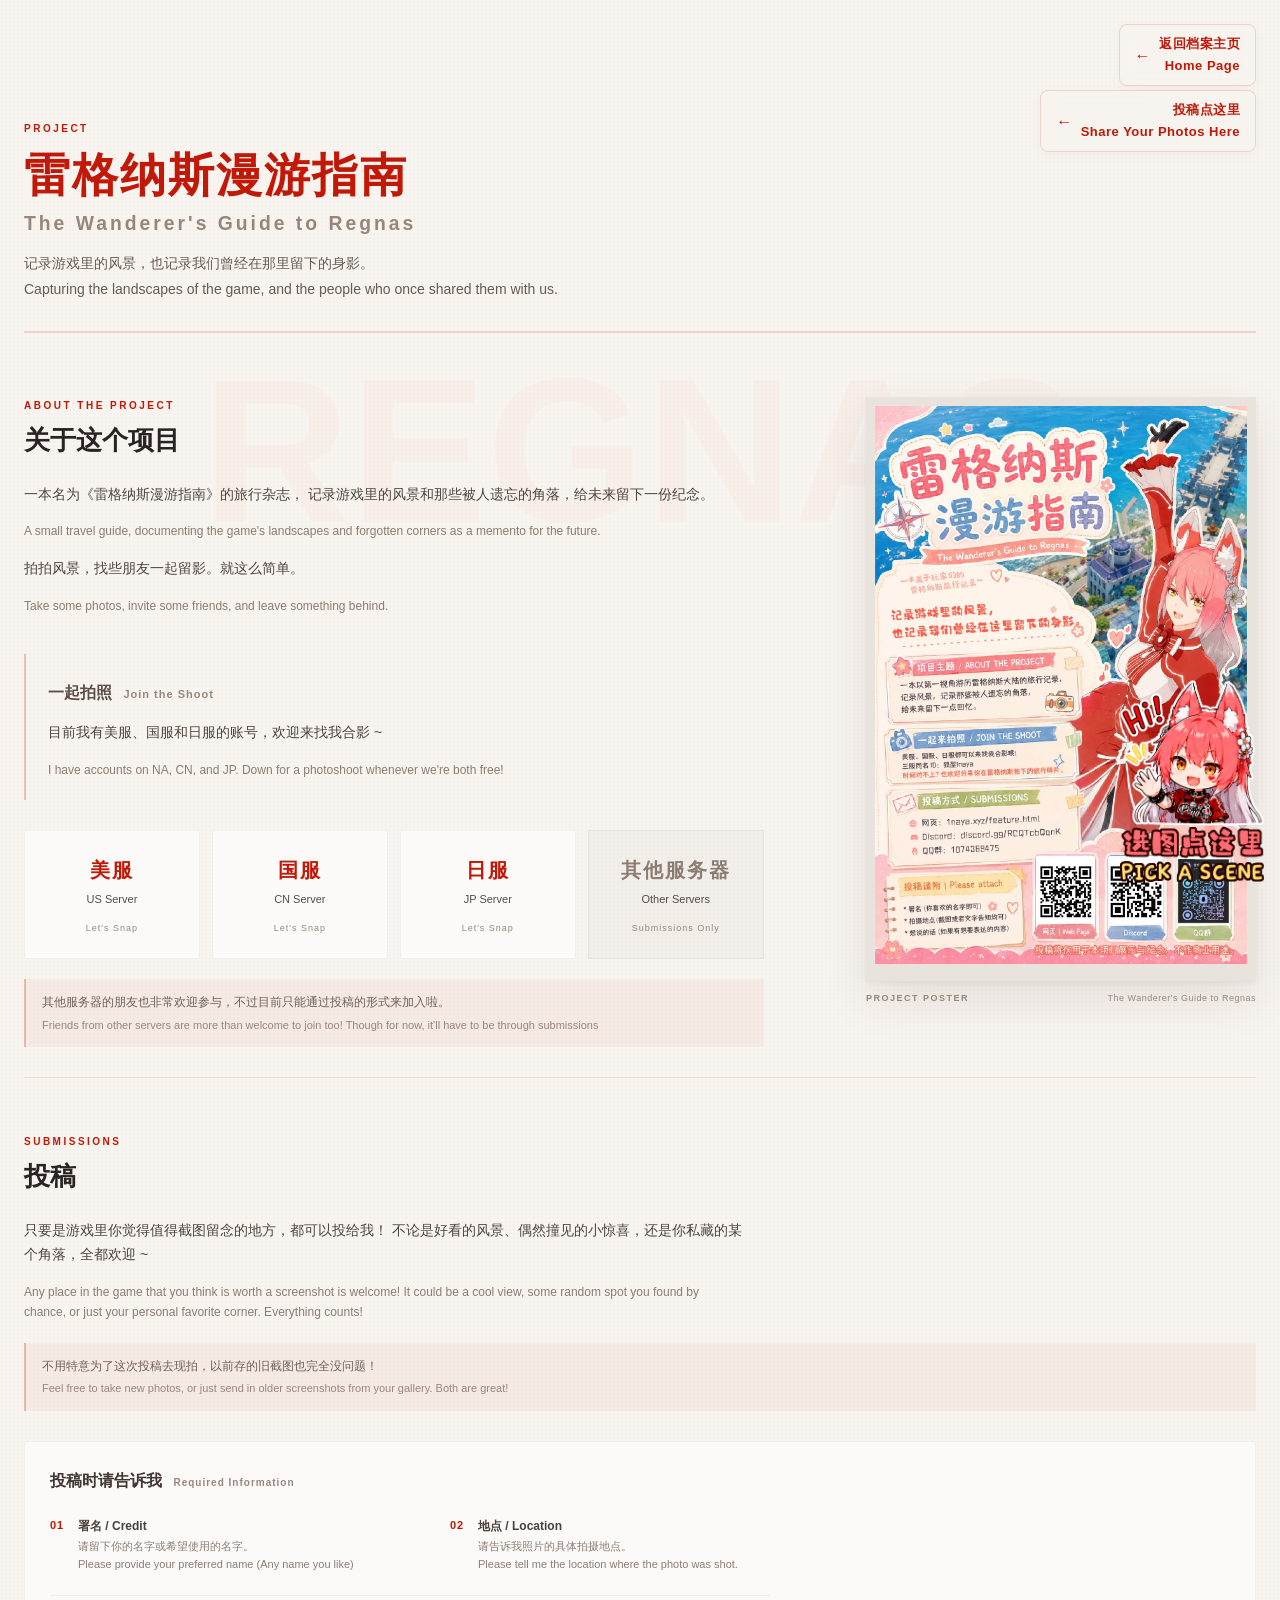
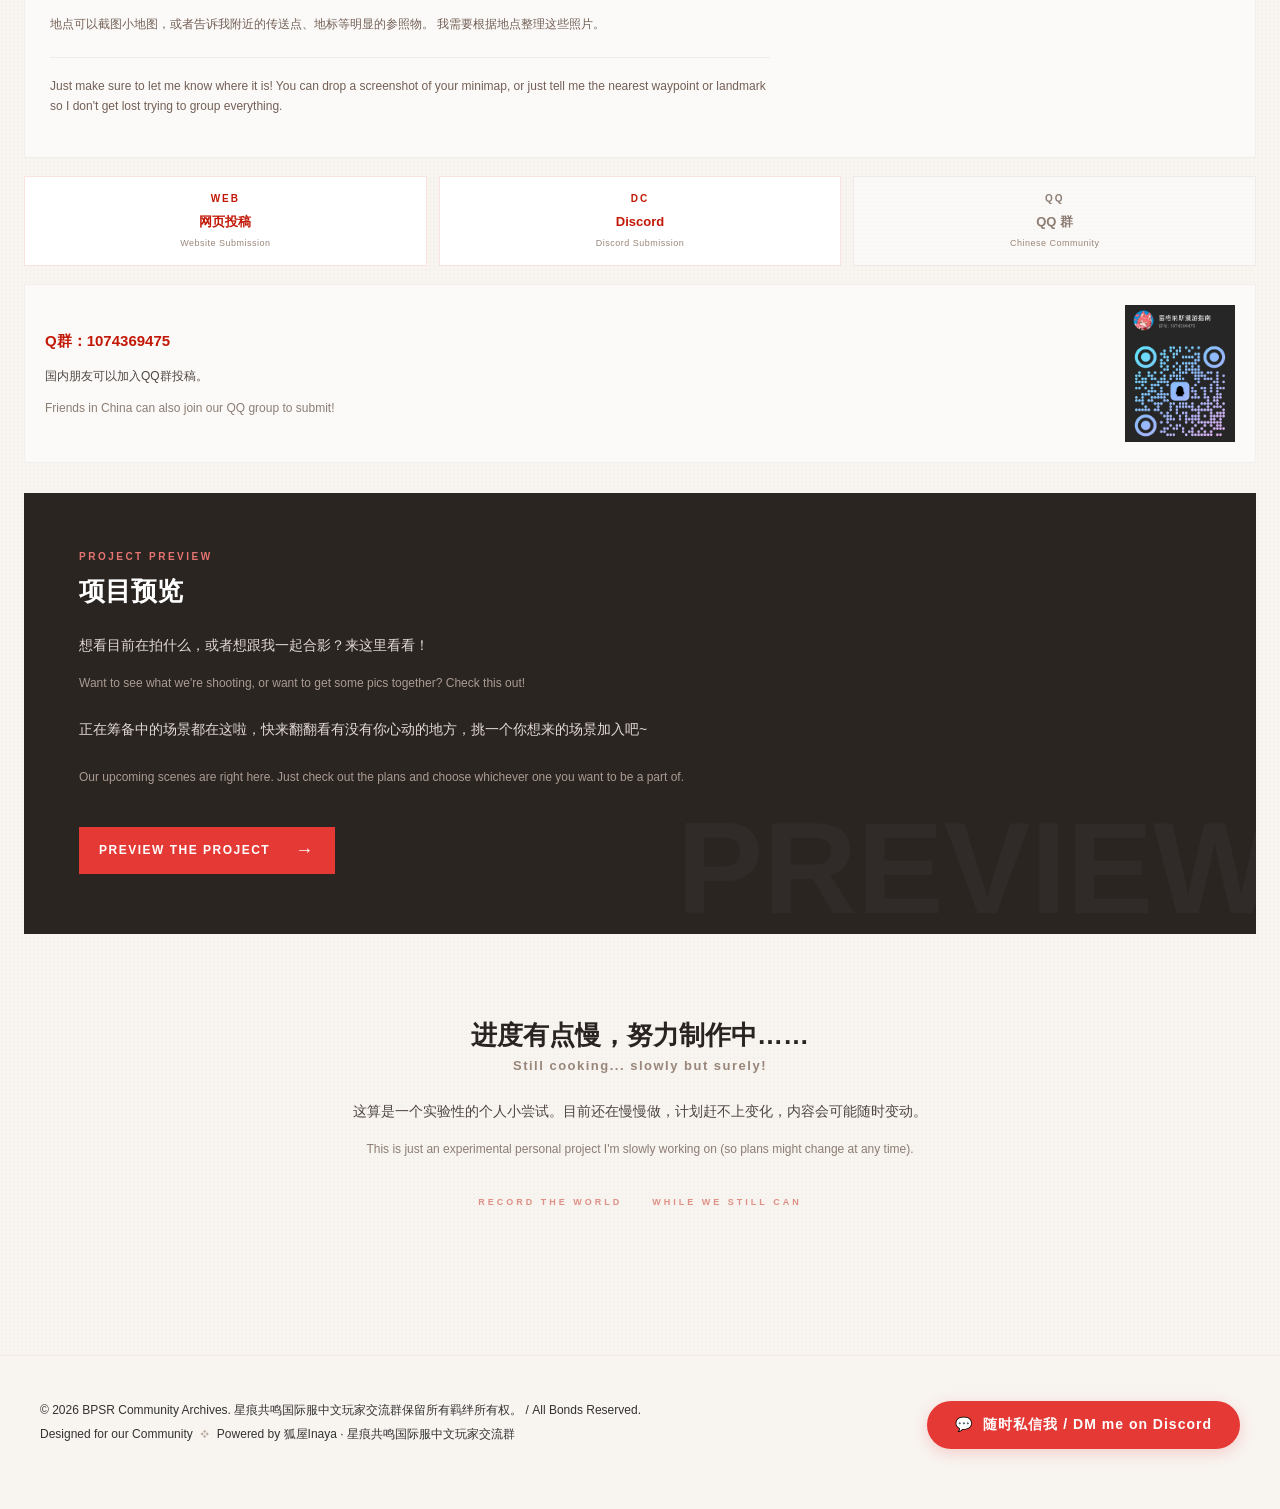
<file: index.html>
<!DOCTYPE html>
<html lang="zh-CN">
<head>
    <meta charset="UTF-8">
    <meta name="viewport" content="width=device-width, initial-scale=1.0, maximum-scale=1.0, user-scalable=no">

    <title>雷格纳斯漫游指南 / Regnas Travel Guide</title>

    <link rel="stylesheet" href="index.css">

</head>

<body>
    <!-- 返回主页     -->
    <a href="/index.html"
       class="back-home-btn"
       title="返回档案主页 / Home Page">

        <span class="back-icon">←</span>

        <span class="back-text">
            返回档案主页<br>
            Home Page
        </span>

    </a>



    <!-- 投稿     -->
    <a href="/index.html#message-board"
       class="back-home-btn submit-btn"
       title="投稿点这里 / Share Your Photos Here">

        <span class="back-icon">←</span>

        <span class="back-text">
            投稿点这里<br>
            Share Your Photos Here
        </span>

    </a>



    <main class="travel-page-container">


        <!-- ==========================================================
             页面标题
             ========================================================== -->

        <header class="travel-header">

            <div class="section-label">
                PROJECT 
            </div>

            <h1>
                雷格纳斯漫游指南
                <span>The Wanderer's Guide to Regnas</span>
            </h1>

            <p class="header-lead">
                记录游戏里的风景，也记录我们曾经在那里留下的身影。
                <br>
                Capturing the landscapes of the game, and the people who once shared them with us.
            </p>

        </header>



        <!-- ==========================================================
             关于项目 + A4 海报
             ========================================================== -->

        <section class="project-intro">


            <!-- 左侧文字 -->

            <div class="intro-text">

                <div class="section-label">
                    ABOUT THE PROJECT
                </div>

                <h2>
                    关于这个项目
            <!--                    <span>About the Project</span> -->
                </h2>


                <p>
                    一本名为《雷格纳斯漫游指南》的旅行杂志，
                    记录游戏里的风景和那些被人遗忘的角落，给未来留下一份纪念。
                </p>

                <p class="en-text">
                    A small travel guide,
                    documenting the game's landscapes and forgotten corners as a memento for the future.
                </p>


                <p>
                    拍拍风景，找些朋友一起留影。就这么简单。
                </p>

                <p class="en-text">
                    Take some photos, invite some friends, and leave something behind.
                </p>


                <div class="story-note">

                    <h3>
                       一起拍照
                        <span>Join the Shoot</span>
                    </h3>

                    <p>
                        目前我有美服、国服和日服的账号，欢迎来找我合影 ~
                    </p>

                    <p class="en-text">
                        I have accounts on NA, CN, and JP. Down for a photoshoot whenever we're both free!
                    </p>

                </div>


            <div class="server-list">
                <div class="server-item">
                    <strong>
                        美服
                    </strong>
                    <span>
                        US Server
                    </span>
                    <em>
                        Let's Snap
                    </em>
                </div>


                <div class="server-item">
                    <strong>
                        国服
                    </strong>
                    <span>
                        CN Server
                    </span>
                    <em>
                        Let's Snap
                    </em>
                </div>


                <div class="server-item">
                    <strong>
                        日服
                    </strong>
                    <span>
                        JP Server
                    </span>
                    <em>
                        Let's Snap
                    </em>
                </div>


                <div class="server-item other">
                    <strong>
                        其他服务器
                    </strong>
                    <span>
                        Other Servers
                    </span>
                    <em>
                        Submissions Only
                    </em>
                </div>


            </div>

            <div class="small-note">

                其他服务器的朋友也非常欢迎参与，不过目前只能通过投稿的形式来加入啦。

                <span>
                    Friends from other servers are more than welcome to join too! Though for now, it'll have to be through submissions
                </span>

            </div>




            </div>


            <!-- 右侧 A4 海报 -->

            <div class="poster-column">

                <div class="poster-frame">
                    <a href="subpic_index/poster.webp" style="text-decoration: none; color: inherit; display: inline-block;" target="_blank">
                        <img src="subpic_index/poster.webp" alt="The Wanderer's Guide to Regnas" class="poster-image"">
                    </a>


                </div>

                <div class="poster-caption">

                    <span>PROJECT POSTER</span>

                    <span>
                        The Wanderer's Guide to Regnas
                    </span>

                </div>

            </div>

        </section>






 
        <!-- ==========================================================
             投稿
             ========================================================== -->

        <section class="travel-section submission-section">

            <div class="section-label">
                SUBMISSIONS
            </div>

            <h2>
                投稿
<!--<span>Submissions</span>-->
            </h2>

            <p>
                只要是游戏里你觉得值得截图留念的地方，都可以投给我！
                不论是好看的风景、偶然撞见的小惊喜，还是你私藏的某个角落，全都欢迎 ~
            </p>

            <p class="en-text">
                Any place in the game that you think is worth a screenshot is welcome! It could be a cool view, some random spot you found by chance, or just your personal favorite corner. Everything counts!
            </p>

            <div class="small-note">

                不用特意为了这次投稿去现拍，以前存的旧截图也完全没问题！

                <span>
               Feel free to take new photos, or just send in older screenshots from your gallery. Both are great!
                </span>

            </div>


            <div class="submission-requirement">

                <h3>
                    投稿时请告诉我
                    <span>Required Information</span>
                </h3>


                <div class="requirement-row">


                    <div>

                        <strong>
                            01
                        </strong>

                        <b>
                            署名 / Credit
                        </b>

                        <span>
                            请留下你的名字或希望使用的名字。
                            <br>Please provide your preferred name (Any name you like)
                        </span>

                    </div>


                    <div>

                        <strong>
                            02
                        </strong>

                        <b>
                            地点 / Location
                        </b>

                        <span>
                            请告诉我照片的具体拍摄地点。
                            <br>Please tell me the location where the photo was shot.
                        </span>

                    </div>


<!--                    <div>

                        <strong>
                            03
                        </strong>

                        <b>
                            附言 / Message
                        </b>

                        <span>
                            可以写一段话，也可以什么都不写。
                            <br>You can add a caption, or leave it blank.
                        </span>

                    </div>
-->



                </div>


                <p class="location-hint">

                    地点可以截图小地图，或者告诉我附近的传送点、地标等明显的参照物。
                    我需要根据地点整理这些照片。

                </p>

                <p class="location-hint en-text">

                    Just make sure to let me know where it is! You can drop a screenshot of your minimap, or just tell me the nearest waypoint or landmark so I don't get lost trying to group everything.
                </p>

            </div>



            <!-- 投稿入口 -->

            <div class="submission-links">


                <a href="/index.html#message-board"
                   class="submission-link">

                    <span>
                        WEB
                    </span>

                    网页投稿

                    <small>
                        Website Submission
                    </small>

                </a>


                <a href="https://discord.gg/RCQTcbQqnK"
                   target="_blank"
                   rel="noopener noreferrer"
                   class="submission-link">

                    <span>
                        DC
                    </span>

                    Discord

                    <small>
                        Discord Submission
                    </small>

                </a>


                <div class="submission-link no-link">

                    <span>
                        QQ
                    </span>

                    QQ 群

                    <small>
                        Chinese Community
                    </small>

                </div>


            </div>


            <!-- QQ 二维码 -->

            <div class="qq-card">


                <div class="qq-info">

                    <strong>
                        Q群：1074369475
                    </strong>

<!--                    <span>
                        Chinese Community
                    </span>-->

                    <p>
                        国内朋友可以加入QQ群投稿。
                    </p>

                    <p class="en-text">
                        Friends in China can also join our QQ group to submit!
                    </p>

                </div>


                <img
                    src="subpic_index/QQqrcode.webp"
                    alt="QR Code"
                    class="qq-qr"
                >

            </div>

        </section>




        <!-- ==========================================================
             Preview / 选择场地
             ========================================================== -->

        <section class="preview-section">

            <div class="preview-content">

                <div class="section-label">
                    PROJECT PREVIEW
                </div>

                <h2>
                    项目预览
<!--                    <span>Project Preview</span> -->
                </h2>


                <p>
                    想看目前在拍什么，或者想跟我一起合影？来这里看看！
                </p>

                <p class="en-text">
                    Want to see what we're shooting, or want to get some pics together? Check this out!
                </p>


                <p class="preview-detail">
                    正在筹备中的场景都在这啦，快来翻翻看有没有你心动的地方，挑一个你想来的场景加入吧~
                </p>

                <p class="preview-detail en-text">
                    Our upcoming scenes are right here. Just check out the plans and choose whichever one you want to be a part of.
                </p>


                <!-- 昨天的场景选择页面 -->

                <a href="subpic001.html"
                   class="preview-btn">

                    <span>
                        PREVIEW THE PROJECT
                    </span>

                    <b>
                        →
                    </b>

                </a>

            </div>

        </section>



        <!-- ==========================================================
             WIP
             ========================================================== -->

        <section class="wip-section">
<!--
            <div class="section-label">
                WIP
            </div>
-->
            <h2>
                进度有点慢，努力制作中……
                <span>Still cooking... slowly but surely!</span>
            </h2>


            <p>
                这算是一个实验性的个人小尝试。目前还在慢慢做，计划赶不上变化，内容会可能随时变动。
            </p>

            <p class="en-text">
                This is just an experimental personal project I'm slowly working on (so plans might change at any time).
            </p>


            <div class="wip-line">

                <span>
                    RECORD THE WORLD
                </span>

                <span>
                    WHILE WE STILL CAN
                </span>

            </div>

        </section>


    </main>



    <!-- ==========================================================
         Footer
         ========================================================== -->

    <footer class="main-footer">

        <div class="footer-container">


            <div class="footer-text">

                <p>
                    © 2026 BPSR Community Archives.
                    星痕共鸣国际服中文玩家交流群保留所有羁绊所有权。
                    / All Bonds Reserved.
                </p>

                <p>
                    Designed for our Community
                    <a href="/Fox_home.html"
                       class="hidden-egg-link">
                        ❖
                    </a>
                    Powered by 狐屋Inaya · 星痕共鸣国际服中文玩家交流群
                </p>

            </div>


            <div class="social-links">

                <a href="https://discord.com/users/325077792998031361"
                   target="_blank"
                   rel="noopener noreferrer"
                   class="dc-btn">

                    <span class="dc-icon">
                        💬
                    </span>

                    <span>
                        随时私信我 / DM me on Discord
                    </span>

                </a>

            </div>


        </div>

    </footer>
    <script src="index.js"></script>
</body>
</html>
</file>
<file: index.css>
/* ==========================================================================
   REGNAS TRAVEL GUIDE
   Project Introduction Page
   ========================================================================== */


/* ==========================================================================
   1. 基础重置 & 全局背景
   ========================================================================== */

* {
    margin: 0;
    padding: 0;
    box-sizing: border-box;
}

html {
    scroll-behavior: smooth;
}

body {
    background-color: #f8f4f0;

    font-family:
        'Arial',
        -apple-system,
        BlinkMacSystemFont,
        "Segoe UI",
        Roboto,
        sans-serif;

    color: #333333;

    line-height: 1.7;

    overflow-x: hidden;

    position: relative;

    background-image:
        radial-gradient(
            rgba(0, 0, 0, .015) 1px,
            transparent 1px
        );

    background-size: 4px 4px;
}


/* 背景巨大文字 */

body::before {
    content: "REGNAS";

    position: fixed;

    top: 50%;
    left: 50%;

    transform: translate(-50%, -50%);

    font-size: 16vw;
    font-weight: 900;

    color: #e53935;

    opacity: .022;

    pointer-events: none;
    user-select: none;

    z-index: 0;
}


/* ==========================================================================
   2. 顶部按钮
   ========================================================================== */

.back-home-btn {
    position: fixed;

    top: 24px;
    right: 24px;

    z-index: 999;

    display: inline-flex;

    align-items: center;

    gap: 8px;

    background: rgba(248, 244, 240, .88);

    backdrop-filter: blur(8px);
    -webkit-backdrop-filter: blur(8px);

    border: 1px solid rgba(194, 24, 7, .15);

    padding: 8px 15px;

    border-radius: 8px;

    text-decoration: none;

    color: #c21807;

    font-size: 13px;
    font-weight: 700;

    letter-spacing: .5px;

    box-shadow:
        0 4px 15px rgba(0, 0, 0, .03);

    transition:
        background-color .3s ease,
        color .3s ease,
        border-color .3s ease,
        transform .3s ease,
        box-shadow .3s ease;

    text-align: right;
}

.back-home-btn:hover {
    background: #e53935;

    color: #ffffff;

    border-color: #e53935;

    transform: translateX(-4px);

    box-shadow:
        0 6px 20px rgba(229, 57, 53, .15);
}

.back-icon {
    font-size: 16px;
}

.submit-btn {
    top: 90px;
}



/* ==========================================================================
   3. 页面主体
   ========================================================================== */

.travel-page-container {
    width: min(1280px, calc(100% - 48px));

    margin: 0 auto;

    padding: 120px 0 80px;

    position: relative;

    z-index: 1;
}


/* ==========================================================================
   4. 页面标题
   ========================================================================== */

.travel-header {
    border-bottom:
        2px solid rgba(194, 24, 7, .15);

    padding-bottom: 28px;

    margin-bottom: 64px;
}

.section-label {
    color: #c21807;

    font-size: 10px;

    font-weight: 800;

    letter-spacing: 2.5px;

    margin-bottom: 10px;
}

.travel-header h1 {
    color: #c21807;

    font-size: clamp(30px, 4vw, 46px);

    line-height: 1.25;

    letter-spacing: 2px;

    margin-bottom: 14px;
}

.travel-header h1 span {
    display: block;

    color: #99867a;

    font-size: .42em;

    letter-spacing: 3px;

    margin-top: 7px;
}

.header-lead {
    max-width: 800px;

    color: #665b55;

    font-size: 14px;

    line-height: 1.9;
}


/* ==========================================================================
   5. 项目介绍 + A4 海报
   ========================================================================== */

.project-intro {
    display: grid;

    grid-template-columns:
        minmax(0, 1fr)
        minmax(300px, 390px);

    gap: clamp(50px, 8vw, 110px);

    align-items: start;

    margin-bottom: 30px;
}


/* 标题 */

.intro-text h2,
.travel-section h2,
.preview-section h2,
.wip-section h2 {
    color: #292321;

    font-size: 26px;

    line-height: 1.3;

    margin-bottom: 25px;
}

.intro-text h2 span,
.travel-section h2 span,
.preview-section h2 span,
.wip-section h2 span {
    display: block;

    color: #99867a;

    font-size: 13px;

    font-weight: 700;

    letter-spacing: 1.5px;

    margin-top: 5px;
}


/* 正文 */

.intro-text p,
.travel-section p,
.preview-section p,
.wip-section p {
    max-width: 720px;

    color: #4e4540;

    font-size: 14px;

    margin-bottom: 15px;
}

.en-text {
    color: #8c7d73 !important;

    font-size: 12px !important;

    line-height: 1.7 !important;
}


/* 小故事 */

.story-note {
    margin-top: 38px;

    padding:
        25px
        0
        5px
        22px;

    border-left:
        2px solid rgba(194, 24, 7, .25);
}

.story-note h3 {
    color: #5b4d46;

    font-size: 16px;

    margin-bottom: 15px;
}

.story-note h3 span {
    color: #99867a;

    font-size: 11px;

    letter-spacing: 1px;

    margin-left: 7px;
}


/* ==========================================================================
   6. A4 海报
   ========================================================================== */

.poster-column {
    width: 100%;

    position: sticky;

    top: 40px;
}

.poster-frame {
    width: 100%;

    aspect-ratio: 210 / 297;

    background: #e9e3de;

    padding: 9px;

    box-shadow:
        0 18px 45px rgba(60, 42, 32, .10),
        0 2px 6px rgba(60, 42, 32, .05);
}

.poster-image {
    display: block;

    width: 100%;
    height: 100%;

    object-fit: cover;
}

.poster-caption {
    display: flex;

    justify-content: space-between;

    gap: 15px;

    padding-top: 10px;

    color: #99867a;

    font-size: 9px;

    font-weight: 700;

    letter-spacing: 1.5px;
}

.poster-caption span:last-child {
    font-weight: 400;

    letter-spacing: .5px;

    text-align: right;
}


/* ==========================================================================
   7. 普通 Section
   ========================================================================== */

.travel-section {
    border-top:
        1px solid rgba(194, 24, 7, .10);

    padding-top: 55px;

    margin-bottom: 30px;/*原来是85px*/
}


/* ==========================================================================
   8. 参与方式
   ========================================================================== */

.participation-grid {
    display: grid;

    grid-template-columns:
        repeat(3, 1fr);

    gap: 18px;

    margin-top: 35px;
}

.participation-card {
    position: relative;

    min-height: 230px;

    background:
        rgba(255, 255, 255, .58);

    border:
        1px solid rgba(0, 0, 0, .045);

    padding: 25px;

    transition:
        transform .3s ease,
        box-shadow .3s ease;
}

.participation-card:hover {
    transform: translateY(-4px);

    box-shadow:
        0 12px 25px rgba(60, 42, 32, .07);
}

.card-number {
    color: rgba(194, 24, 7, .28);

    font-size: 12px;

    font-weight: 800;

    letter-spacing: 2px;

    margin-bottom: 15px;
}

.participation-card h3 {
    color: #302a27;

    font-size: 17px;

    margin-bottom: 2px;
}

.participation-card > span {
    color: #99867a;

    font-size: 10px;

    font-weight: 700;

    letter-spacing: 1px;
}

.participation-card p {
    margin-top: 18px;

    font-size: 12px !important;
}

.participation-card .en-text {
    margin-top: 0;
}


/* 小提示 */

.small-note {
    margin-top: 20px;

    padding: 13px 16px;

    background:
        rgba(194, 24, 7, .045);

    color: #725f55;

    font-size: 12px;

    border-left:
        2px solid rgba(194, 24, 7, .25);
}

.small-note span {
    display: block;

    color: #99867a;

    font-size: 11px;

    margin-top: 3px;
}


/* ==========================================================================
   9. 服务器
   ========================================================================== */

.server-list {
    display: grid;

    grid-template-columns:
        repeat(4, 1fr);

    gap: 12px;

    margin-top: 30px;
}

.server-item {
    background:
        rgba(255, 255, 255, .65);

    border:
        1px solid rgba(0, 0, 0, .045);

    padding: 22px 18px;

    text-align: center;
}

.server-item strong {
    display: block;

    color: #c21807;

    font-size: 20px;

    letter-spacing: 2px;
}

.server-item span {
    display: block;

    color: #554a45;

    font-size: 11px;

    margin-top: 3px;
}

.server-item em {
    display: block;

    color: #99867a;

    font-size: 9px;

    font-style: normal;

    letter-spacing: 1px;

    margin-top: 12px;
}

.server-item.other {
    background:
        rgba(0, 0, 0, .025);
}

.server-item.other strong {
    color: #8c7d73;
}

.server-note {
    margin-top: 20px;

    font-size: 12px !important;

    color: #725f55 !important;
}

.server-note span {
    color: #99867a;
}


/* ==========================================================================
   10. 投稿
   ========================================================================== */

.submission-requirement {
    margin-top: 30px;

    background:
        rgba(255, 255, 255, .58);

    border:
        1px solid rgba(0, 0, 0, .045);

    padding: 25px;
}

.submission-requirement h3 {
    color: #403733;

    font-size: 16px;

    margin-bottom: 22px;
}

.submission-requirement h3 span {
    color: #99867a;

    font-size: 10px;

    letter-spacing: 1px;

    margin-left: 7px;
}

.requirement-row {
    display: grid;

    grid-template-columns:
        repeat(3, 1fr);

    gap: 20px;
}

.requirement-row > div {
    display: grid;

    grid-template-columns:
        28px 1fr;

    align-items: start;
}

.requirement-row strong {
    grid-row: span 2;

    color: #c21807;

    font-size: 11px;

    letter-spacing: 1px;
}

.requirement-row b {
    color: #4b403b;

    font-size: 12px;
}

.requirement-row span {
    color: #8c7d73;

    font-size: 11px;

    line-height: 1.6;

    margin-top: 2px;
}

.location-hint {
    margin-top: 22px;

    padding-top: 18px;

    border-top:
        1px solid rgba(0, 0, 0, .05);

    font-size: 12px !important;

    color: #725f55 !important;
}


/* 投稿入口 */

.submission-links {
    display: grid;

    grid-template-columns:
        repeat(3, 1fr);

    gap: 12px;

    margin-top: 18px;
}

.submission-link {
    display: flex;

    flex-direction: column;

    align-items: center;
    justify-content: center;

    min-height: 90px;

    background: #ffffff;

    border:
        1px solid rgba(194, 24, 7, .12);

    color: #c21807;

    text-decoration: none;

    transition:
        background-color .25s ease,
        color .25s ease,
        transform .25s ease;
}

.submission-link:hover {
    background: #e53935;

    color: #ffffff;

    transform: translateY(-3px);
}

.submission-link span {
    font-size: 10px;

    font-weight: 800;

    letter-spacing: 2px;

    margin-bottom: 4px;
}

.submission-link {
    font-size: 13px;

    font-weight: 700;
}

.submission-link small {
    color: #99867a;

    font-size: 9px;

    font-weight: 400;

    letter-spacing: .5px;

    margin-top: 2px;
}

.submission-link:hover small {
    color: rgba(255, 255, 255, .8);
}

.submission-link.no-link {
    cursor: default;

    background:
        rgba(255, 255, 255, .45);

    border-color:
        rgba(0, 0, 0, .05);

    color: #8c7d73;
}

.submission-link.no-link:hover {
    background:
        rgba(255, 255, 255, .45);

    color: #8c7d73;

    transform: none;
}


/* ==========================================================================
   11. QQ 二维码
   ========================================================================== */

.qq-card {
    display: flex;

    align-items: center;

    gap: 24px;

    margin-top: 18px;

    padding: 20px;

    background:
        rgba(255, 255, 255, .58);

    border:
        1px solid rgba(0, 0, 0, .045);
}

.qq-info {
    flex: 1;
}

.qq-info strong {
    display: block;

    color: #c21807;

    font-size: 15px;
}

.qq-info > span {
    display: block;

    color: #99867a;

    font-size: 10px;

    letter-spacing: 1px;

    margin-top: 2px;
}

.qq-info p {
    margin-top: 12px !important;

    margin-bottom: 0 !important;

    font-size: 12px !important;
}

.qq-qr {
    width: 110px;
    height: auto;

    flex:
        0 0 110px;

    display: block;

    object-fit: cover;
}


/* ==========================================================================
   12. Discord
   ========================================================================== */

.discord-notice {
    display: grid;

    grid-template-columns:
        42px 1fr;

    gap: 15px;

    margin-top: 25px;

    padding: 22px;

    background:
        rgba(194, 24, 7, .045);

    border:
        1px solid rgba(194, 24, 7, .08);
}

.notice-icon {
    width: 32px;
    height: 32px;

    display: flex;

    align-items: center;
    justify-content: center;

    border-radius: 50%;

    background: #e53935;

    color: #ffffff;

    font-size: 13px;

    font-weight: 800;
}

.discord-notice strong {
    display: block;

    color: #4b403b;

    font-size: 12px;

    margin-bottom: 3px;
}

.discord-notice > div > span {
    display: block;

    color: #99867a;

    font-size: 10px;
}

.discord-notice p {
    font-size: 11px !important;

    margin-top: 12px !important;

    margin-bottom: 5px !important;
}

.discord-join-btn {
    display: inline-flex;

    align-items: center;

    gap: 20px;

    margin-top: 20px;

    padding: 13px 24px;

    background: #e53935;

    color: #ffffff;

    text-decoration: none;

    border-radius: 30px;

    box-shadow:
        0 5px 18px rgba(229, 57, 53, .18);

    transition:
        background-color .25s ease,
        transform .25s ease,
        box-shadow .25s ease;
}

.discord-join-btn:hover {
    background: #c21807;

    transform: translateY(-2px);

    box-shadow:
        0 8px 22px rgba(194, 24, 7, .25);
}

.discord-join-btn span {
    font-size: 13px;

    font-weight: 700;
}

.discord-join-btn small {
    font-size: 9px;

    letter-spacing: 1px;

    opacity: .75;
}


/* ==========================================================================
   13. Preview
   ========================================================================== */

.preview-section {
    position: relative;

    margin:
        0 0 85px;

    padding:
        55px
        55px
        60px;

    background: #2b2522;

    color: #ffffff;

    overflow: hidden;
}

.preview-section::after {
    content: "PREVIEW";

    position: absolute;

    right: -20px;
    bottom: -45px;

    font-size: 130px;

    font-weight: 900;

    color: #ffffff;

    opacity: .025;

    pointer-events: none;
}

.preview-content {
    position: relative;

    z-index: 1;

    max-width: 700px;
}

.preview-section .section-label {
    color: #e5736f;
}

.preview-section h2 {
    color: #ffffff;
}

.preview-section h2 span {
    color: #baa79c;
}

.preview-section p {
    color: #e2d9d4;
}

.preview-section .en-text {
    color: #aa9b92 !important;
}

.preview-detail {
    margin-top: 25px;
}

.preview-btn {
    display: inline-flex;

    align-items: center;

    gap: 25px;

    margin-top: 25px;

    padding: 13px 20px;

    background: #e53935;

    color: #ffffff;

    text-decoration: none;

    font-size: 12px;

    font-weight: 800;

    letter-spacing: 1.5px;

    transition:
        background-color .25s ease,
        transform .25s ease;
}

.preview-btn b {
    font-size: 18px;

    font-weight: 400;

    line-height: 1;
}

.preview-btn:hover {
    background: #c21807;

    transform: translateX(4px);
}


/* ==========================================================================
   14. WIP
   ========================================================================== */

.wip-section {
    padding:
        0
        0
        65px;

    text-align: center;
}

.wip-section .section-label {
    margin-bottom: 15px;
}

.wip-section h2 span {
    margin-top: 6px;
}

.wip-section p {
    margin-left: auto;
    margin-right: auto;
}

.wip-line {
    display: flex;

    justify-content: center;

    gap: 30px;

    margin-top: 35px;

    color: rgba(194, 24, 7, .45);

    font-size: 9px;

    font-weight: 800;

    letter-spacing: 3px;
}


/* ==========================================================================
   15. Footer
   ========================================================================== */

.main-footer {
    background-color: #f8f4f0;

    width: 100%;

    padding:
        40px
        0
        60px;

    border-top:
        1px solid rgba(194, 24, 7, .05);
}

.footer-container {
    display: flex;

    justify-content: space-between;

    align-items: flex-end;

    flex-wrap: wrap;

    gap: 24px;

    max-width: 1300px;

    padding:
        0
        40px;

    margin: 0 auto;
}

.footer-text {
    flex: 1;

    min-width: 300px;
}

.footer-text p {
    text-align: left;

    margin: 4px 0;

    font-size: 12px;

    color: #333333;
}

.social-links {
    display: flex;

    justify-content: flex-end;

    flex-shrink: 0;
}

.dc-btn {
    display: inline-flex;

    align-items: center;

    gap: 10px;

    background-color: #e53935;

    color: #ffffff;

    text-decoration: none;

    padding:
        12px
        28px;

    border-radius: 30px;

    font-size: 14px;

    font-weight: 600;

    letter-spacing: 1px;

    box-shadow:
        0 4px 15px rgba(229, 57, 53, .2);

    transition: all .3s ease;
}

.dc-btn:hover {
    background-color: #c21807;

    box-shadow:
        0 6px 20px rgba(194, 24, 7, .4);

    transform: translateY(-2px);
}

.hidden-egg-link {
    color: #baa79c;

    text-decoration: none;

    font-size: 10px;

    margin: 0 4px;

    cursor: default;
}

.hidden-egg-link:hover {
    color: #c21807;
}


/* ==========================================================================
   16. 平板
   ========================================================================== */

@media (max-width: 900px) {

    .project-intro {
        grid-template-columns:
            minmax(0, 1fr)
            300px;

        gap: 40px;
    }

    .participation-grid {
        grid-template-columns: 1fr;
    }

    .participation-card {
        min-height: auto;
    }

    .server-list {
        grid-template-columns:
            repeat(2, 1fr);
    }

    .requirement-row {
        grid-template-columns: 1fr;
    }

    .requirement-row > div {
        margin-bottom: 12px;
    }
}


/* ==========================================================================
   17. 手机
   ========================================================================== */

@media (max-width: 700px) {

    .travel-page-container {
        width: calc(100% - 32px);

        padding-top: 125px;
    }


    /* 顶部按钮 */

    .back-home-btn {
        top: 18px;
        right: 16px;

        padding:
            7px
            11px;

        font-size: 11px;
    }

    .submit-btn {
        top: 70px;
    }

    .back-icon {
        font-size: 14px;
    }


    /* 标题 */

    .travel-header {
        margin-bottom: 45px;

        padding-bottom: 22px;
    }

    .travel-header h1 {
        font-size: 29px;

        letter-spacing: 1px;
    }

    .travel-header h1 span {
        font-size: 11px;

        letter-spacing: 2px;
    }

    .header-lead {
        font-size: 12px;

        line-height: 1.8;
    }


    /* 项目介绍：
       手机端文字在上，海报在下 */

    .project-intro {
        display: flex;

        flex-direction: column;

        gap: 45px;

        margin-bottom: 70px;
    }

    .intro-text {
        order: 1;
    }

    .poster-column {
        order: 2;

        position: static;

        width:
            min(100%, 430px);

        margin:
            0 auto;
    }


    /* 标题 */

    .intro-text h2,
    .travel-section h2,
    .preview-section h2,
    .wip-section h2 {
        font-size: 23px;
    }


    /* 正文 */

    .travel-section p,
    .intro-text p {
        font-size: 13px;
    }


    /* 服务器 */

    .server-list {
        grid-template-columns:
            repeat(2, 1fr);

        gap: 8px;
    }

    .server-item {
        padding:
            18px
            10px;
    }

    .server-item strong {
        font-size: 17px;
    }


    /* 投稿 */

    .submission-requirement {
        padding: 18px;
    }

    .submission-links {
        grid-template-columns: 1fr;

        gap: 8px;
    }

    .submission-link {
        min-height: 65px;
    }


    /* QQ */

    .qq-card {
        gap: 15px;

        padding: 15px;
    }

    .qq-qr {
        width: 100px;
        height: auto;
        flex-basis: 100px;
    }


    /* Discord */

    .discord-notice {
        grid-template-columns:
            32px 1fr;

        gap: 10px;

        padding: 17px;
    }

    .notice-icon {
        width: 27px;
        height: 27px;

        font-size: 11px;
    }

    .discord-join-btn {
        width: 100%;

        justify-content: space-between;
    }


    /* Preview */

    .preview-section {
        padding:
            40px
            25px
            45px;

        margin-bottom: 60px;
    }

    .preview-section::after {
        font-size: 80px;

        bottom: -20px;
    }

    .preview-btn {
        width: 100%;

        justify-content: space-between;
    }


    /* WIP */

    .wip-line {
        flex-direction: column;

        gap: 6px;
    }


    /* Footer */

    .footer-container {
        padding:
            0
            20px;

        align-items: stretch;
    }

    .footer-text {
        min-width: 100%;
    }

    .footer-text p {
        font-size: 10px;
    }

    .social-links {
        justify-content: flex-start;
    }

    .dc-btn {
        width: 100%;

        justify-content: center;

        padding:
            11px
            15px;

        font-size: 12px;
    }

}


/* ==========================================================================
   18. 小屏手机
   ========================================================================== */

@media (max-width: 400px) {

    .travel-page-container {
        width:
            calc(100% - 24px);
    }

    .back-home-btn {
        right: 12px;
    }

    .submit-btn {
        top: 68px;
    }

    .server-list {
        grid-template-columns:
            1fr 1fr;
    }

    .poster-frame {
        padding: 6px;
    }

}
</file>
